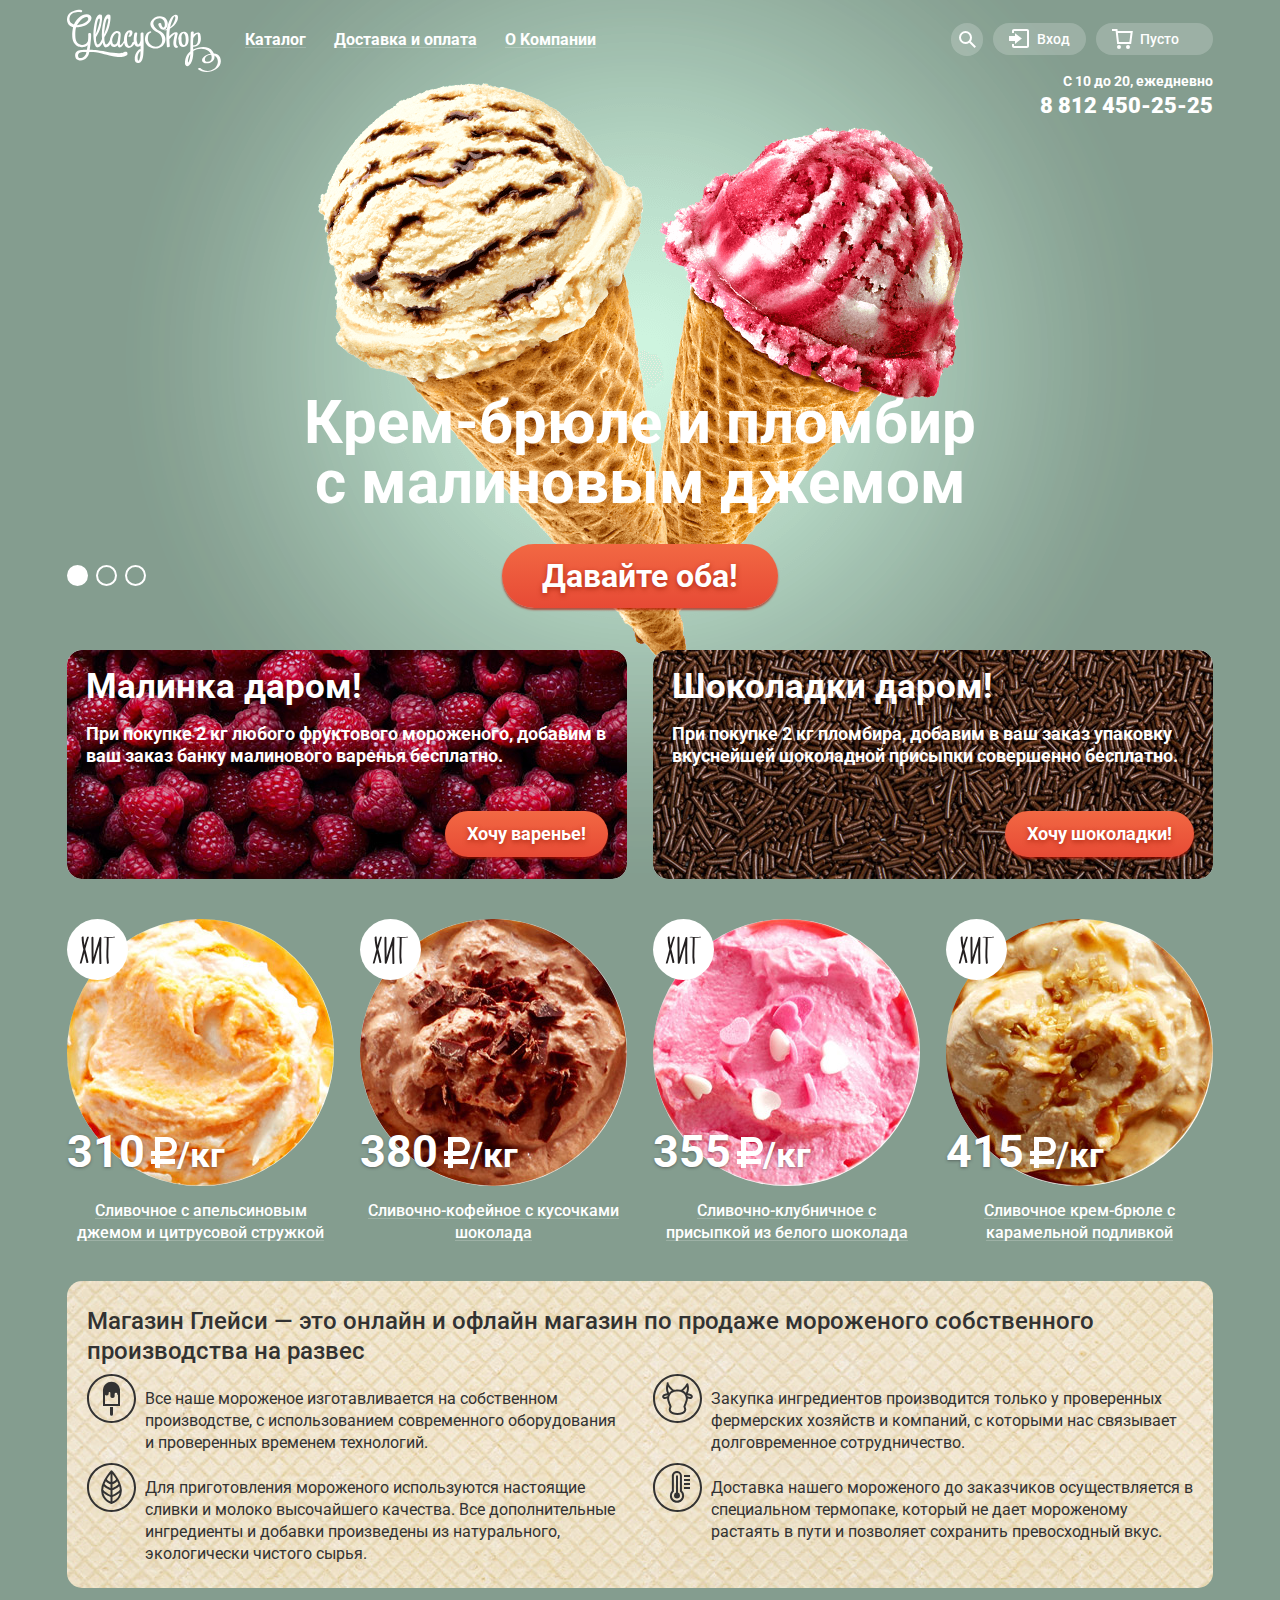
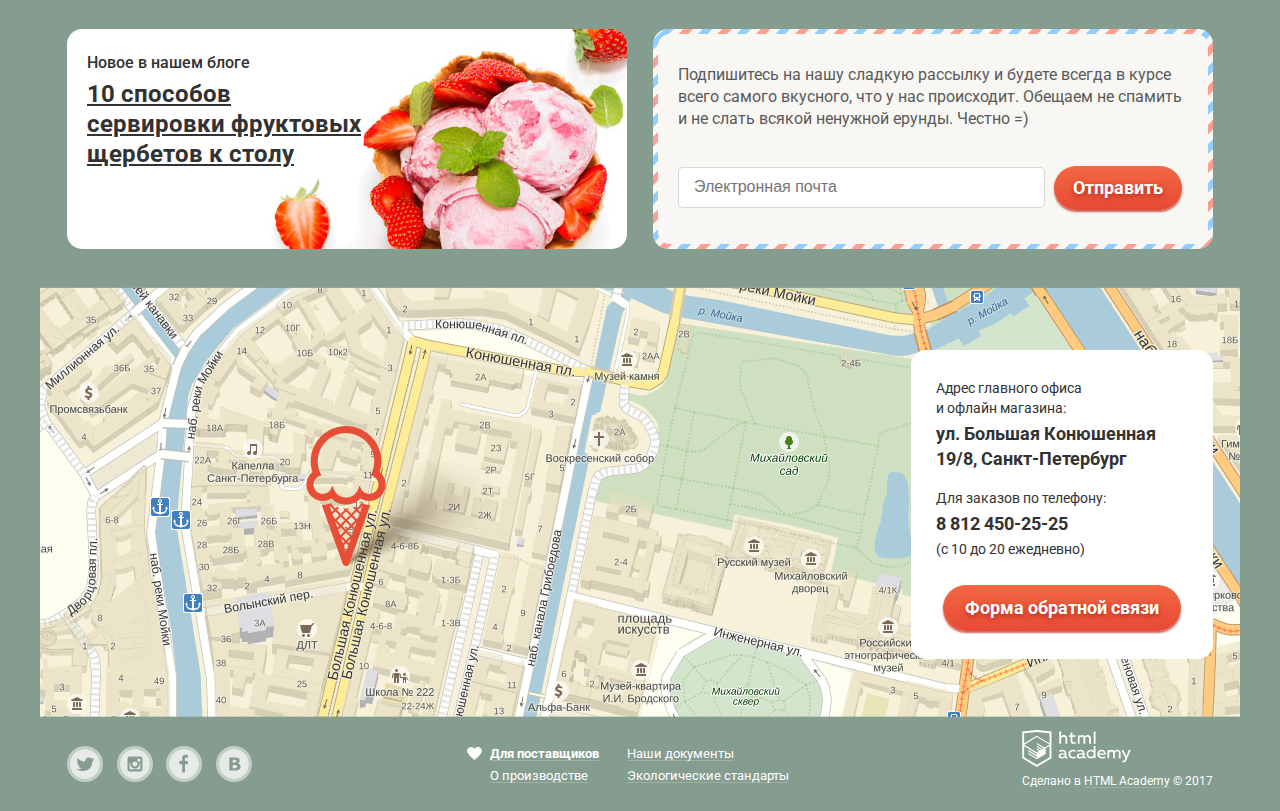
<file: index.html>
<!DOCTYPE html>
<html lang="ru">
  <head>
    <meta charset="utf-8">
    <title>HTML Academy: Глейси</title>
    <link href="https://fonts.googleapis.com/css?family=Roboto:400,500,700&amp;subset=cyrillic" rel="stylesheet">
    <link href="css/normalize.css" rel="stylesheet">
    <link href="css/style.min.css" rel="stylesheet">
  </head>
  <body>
    <div class="overlay">Overlay</div>

    <input class="visually-hidden" type="radio" name="slider-nav" id="slider-nav_1" checked>
    <input class="visually-hidden" type="radio" name="slider-nav" id="slider-nav_2">
    <input class="visually-hidden" type="radio" name="slider-nav" id="slider-nav_3">

    <div class="page-wrapper">
      <header class="main-header">
        <div class="container">
          <div class="nav-wrapper">
            <div class="main-logo">
              <a class="main-logo__link">
                <img class="main-logo__img" src="img/logo.svg" width="154" height="64" alt="Логотип магазина «Глейси»">
              </a>
            </div>
            <div class="main-nav-wrapper">
              <nav class="main-nav">
                <ul class="main-nav__list">
                  <li class="main-nav__item">
                    <ul class="sub-nav sub-nav--catalog modal">
                      <li class="sub-nav__item">
                        <a class="sub-nav__link" href="catalog.html">Новинки</a>
                      </li>
                      <li class="sub-nav__item">
                        <a class="sub-nav__link" href="catalog.html">Сливочное</a>
                      </li>
                      <li class="sub-nav__item">
                        <a class="sub-nav__link" href="#">Щербеты</a>
                      </li>
                      <li class="sub-nav__item">
                        <a class="sub-nav__link" href="#">Фруктовый лед</a>
                      </li>
                      <li class="sub-nav__item">
                        <a class="sub-nav__link" href="#">Мелорин</a>
                      </li>
                    </ul>
                    <a class="nav-link nav-link--catalog" href="catalog.html">
                      <span class="link-line">Каталог</span>
                    </a>
                  </li>
                  <li class="main-nav__item">
                    <a class="nav-link" href="delivery.html">
                      <span class="link-line">Доставка и оплата</span>
                    </a>
                  </li>
                  <li class="main-nav__item">
                    <a class="nav-link" href="info.html">
                      <span class="link-line">О Kомпании</span>
                    </a>
                  </li>
                </ul>
              </nav>
              <div class="user-nav">
                <ul class="user-nav__list">
                  <li class="user-nav__item user-nav__item--search">
                    <section class="modal modal-search">
                      <h2 class="visually-hidden">Форма поиска</h2>
                      <form class="modal-search__form" action="https://echo.htmlacademy.ru" method="post">
                        <p class="modal-form__wrap">
                          <input class="modal-search__input" type="text" id="modal-search" name="modal-search" placeholder="Что ищем?">
                          <label class="jump_label" for="modal-search">Что ищем?</label>
                        </p>
                      </form>
                    </section>
                    <button class="btn user-link user-link--search" type="button">
                      <span class="visually-hidden">Поиск</span>
                      <svg class="user-link__svg" xmlns="http://www.w3.org/2000/svg" xmlns:xlink="http://www.w3.org/1999/xlink" width="17" height="17" viewBox="0 0 17 17">
                        <path d="M16.958 15.527L11.75 10.32A6.455 6.455 0 0 0 13 6.5 6.5 6.5 0 1 0 6.5 13a6.465 6.465 0 0 0 3.839-1.263l5.205 5.204 1.414-1.414zM6.5 11C4.019 11 2 8.981 2 6.5S4.019 2 6.5 2 11 4.019 11 6.5 8.981 11 6.5 11z"/>
                      </svg>
                    </button>
                  </li>
                  <li class="user-nav__item user-nav__item--login">
                    <section class="modal modal-login">
                      <h2 class="visually-hidden">Личный кабинет</h2>
                      <form class="modal-login__form" action="https://echo.htmlacademy.ru" method="post">
                        <p class="modal-form__wrap">
                          <input class="modal-login__name" type="text" id="login-name" name="login-name" placeholder="Электронная почта">
                          <label class="jump_label" for="login-name">Электронная почта</label>
                        </p>
                        <p class="modal-form__wrap">
                          <input class="modal-login__password" type="password" id="login-password" name="login-password" placeholder="Пароль">
                          <label class="jump_label" for="login-password">Пароль</label>
                        </p>
                        <div class="modal-login__info">
                          <p class="modal-login__wrap">
                            <a class="modal-login__link" href="#">
                              <span class="link-line link-line--modal">Забыли пароль?</span>
                            </a>
                            <a class="modal-login__link" href="#">
                              <span class="link-line link-line--modal">Новая регистрация</span>
                            </a>
                          </p>
                          <button class="btn btn--orange btn--modal" type="submit">Войти</button>
                        </div>
                      </form>
                    </section>
                    <a class="user-link user-link--login" href="login.html">
                      <svg class="user-link__svg" xmlns="http://www.w3.org/2000/svg" xmlns:xlink="http://www.w3.org/1999/xlink" width="21" height="19" viewBox="0 0 21 19">
                        <path d="M6 14.875L12.917 9.5 6 4.125v2.917H-.042v4.917H6z"/>
                        <path d="M18 0H5C3.9 0 3 .9 3 2v2h2V2h13v15H5v-2H3v2c0 1.1.9 2 2 2h13c1.1 0 2-.9 2-2V2c0-1.1-.9-2-2-2z"/>
                      </svg>
                      <span>Вход</span>
                    </a>
                  </li >
                  <li class="user-nav__item">
                    <a class="user-link user-link--cart" href="cart.html">
                      <svg class="user-link__svg" xmlns="http://www.w3.org/2000/svg" width="21" height="20" viewBox="0 0 21 20">
                        <path d="M5.657 2.031L5.422 0H0v2h3.64l1.5 13h13.988l1.699-12.969H5.657zM17.372 13H6.922L5.888 4.031h12.66L17.372 13z"/>
                        <circle cx="6.984" cy="18" r="2"/>
                        <circle cx="15.984" cy="18" r="2"/>
                      </svg>
                      <span>Пусто</span>
                    </a>
                  </li>
                </ul>
              </div>
            </div>
          </div>
          <section class="header-phones">
            <h2 class="visually-hidden">Телефон для заказа</h2>
            <p class="header-phones__info">
              С 10 до 20, ежедневно<br>
              <b>8 812 450-25-25</b>
            </p>
          </section>
        </div>
      </header>

      <main class="main-container">
        <div class="container">
          <h1 class="visually-hidden">Магазин мороженого «Глейси»</h1>
          <section class="main-slider">
            <h2 class="visually-hidden">Выберите мороженое!</h2>
            <ul class="main-slider__list">
              <li class="main-slider__item" id="slide1">
                <h3 class="main-slider__title">Крем-брюле и пломбир с малиновым джемом</h3>
                <a class="btn btn--orange btn--big" href="#">Давайте оба!</a>
              </li>
              <li class="main-slider__item" id="slide2">
                <h3 class="main-slider__title">Шоколадный пломбир и лимонный сорбет</h3>
                <a class="btn btn--orange btn--big" href="#">Давайте оба!</a>
              </li>
              <li class="main-slider__item" id="slide3">
                <h3 class="main-slider__title">Пломбир с помадкой и клубничный щербет</h3>
                <a class="btn btn--orange btn--big" href="#">Давайте оба!</a>
              </li>
              <li class="main-slider__controls">
                <label class="main-slider__label" for="slider-nav_1"></label>
                <label class="main-slider__label" for="slider-nav_2"></label>
                <label class="main-slider__label" for="slider-nav_3"></label>
              </li>
            </ul>
          </section>

          <section class="main-promo">
            <h2 class="visually-hidden">Акции и скидки</h2>
            <ul class="main-promo__list">
              <li class="main-promo__item main-promo__item--raspberry">
                <h3 class="main-promo__title">Малинка даром!</h3>
                <p class="main-promo__info">
                  При покупке 2 кг любого фруктового мороженого, добавим в ваш заказ банку малинового варенья бесплатно.
                </p>
                <div class="btn-wrapper btn-wrapper--right">
                  <a class="btn btn--orange" href="#">Хочу варенье!</a>
                </div>
              </li>
              <li class="main-promo__item main-promo__item--chocolate">
                <h3 class="main-promo__title">Шоколадки даром!</h3>
                <p class="main-promo__info">
                  При покупке 2 кг пломбира, добавим в ваш заказ упаковку вкуснейшей шоколадной присыпки совершенно бесплатно.
                </p>
                <div class="btn-wrapper btn-wrapper--right">
                  <a class="btn btn--orange" href="#">Хочу шоколадки!</a>
                </div>
              </li>
            </ul>
          </section>

          <section class="main-popular">
            <h2 class="visually-hidden">Популярные вкусы</h2>
            <ul class="goods-list">
              <li class="goods-list__item goods-list__item--hit">
                <img class="goods-list__img" src="img/ice_1.jpg" width="267" height="267" alt="мороженое">
                <p class="goods-list__price">310
                  <span class="goods-list__kg">/кг</span>
                </p>
                <a class="goods-list__link" href="#">
                  <span class="link-line">Сливочное с апельсиновым джемом и цитрусовой стружкой
                  </span>
                </a>
                <div class="goods-list__btn">
                  <a class="btn btn--orange btn--small" href="#">Быстрый просмотр</a>
                </div>
              </li>
              <li class="goods-list__item goods-list__item--hit">
                <img class="goods-list__img" src="img/ice_2.jpg" width="267" height="267" alt="мороженое">
                <p class="goods-list__price">380
                  <span class="goods-list__kg">/кг</span>
                </p>
                <a class="goods-list__link" href="#">
                  <span class="link-line">Сливочно-кофейное с кусочками шоколада
                  </span>
                </a>
                <div class="goods-list__btn">
                  <a class="btn btn--orange btn--small" href="#">Быстрый просмотр</a>
                </div>
              </li>
              <li class="goods-list__item goods-list__item--hit">
                <img class="goods-list__img" src="img/ice_3.jpg" width="267" height="267" alt="мороженое">
                <p class="goods-list__price">355
                  <span class="goods-list__kg">/кг</span>
                </p>
                <a class="goods-list__link" href="#">
                  <span class="link-line">Сливочно-клубничное с присыпкой из белого шоколада
                  </span>
                </a>
                <div class="goods-list__btn">
                  <a class="btn btn--orange btn--small" href="#">Быстрый просмотр</a>
                </div>
              </li>
              <li class="goods-list__item goods-list__item--hit">
                <img class="goods-list__img" src="img/ice_4.jpg" width="267" height="267" alt="мороженое">
                <p class="goods-list__price">415
                  <span class="goods-list__kg">/кг</span>
                </p>
                <a class="goods-list__link" href="#">
                  <span class="link-line">Сливочное крем-брюле с карамельной подливкой</span>
                </a>
                <div class="goods-list__btn">
                  <a class="btn btn--orange btn--small" href="#">Быстрый просмотр</a>
                </div>
              </li>
            </ul>
          </section>

          <section class="features">
            <h2 class="visually-hidden">Наши преимущества</h2>
            <p class="features__title">Магазин Глейси — это онлайн и офлайн магазин по продаже мороженого собственного производства на развес</p>
            <ul class="features__list">
              <li class="features__item">
                <p class="features__info features__info--img_1">
                  Все наше мороженое изготавливается на собственном производстве, с использованием современного оборудования и проверенных временем технологий.
                </p>
              </li>
              <li class="features__item">
                <p class="features__info features__info--img_2">
                  Закупка ингредиентов  производится только у проверенных фермерских хозяйств и компаний, с которыми нас связывает долговременное сотрудничество.
                </p>
              </li>
              <li class="features__item">
                <p class="features__info  features__info--img_3">
                  Для приготовления мороженого используются настоящие сливки и молоко высочайшего качества. Все дополнительные ингредиенты и добавки произведены из натурального, экологически чистого сырья.
                </p>
              </li>
              <li class="features__item">
                <p class="features__info features__info--img_4">
                  Доставка нашего мороженого до заказчиков осуществляется в специальном термопаке, который не дает мороженому растаять в пути и позволяет сохранить превосходный вкус.
                </p>
              </li>
            </ul>
          </section>

          <div class="section-wrapper">
            <article class="gllasy-blog">
              <h2 class="visually-hidden">Блог магазина «Глейси»</h2>
              <p class="gllasy-blog__info">
                <span class="gllasy-blog__title">Новое в нашем блоге</span>
                <a class="gllasy-blog__link" href="blog.html">
                  10 способов сервировки фруктовых щербетов к столу
                </a>
              </p>
            </article>

            <section class="subscribe">
              <h2 class="visually-hidden">Оформить подписку</h2>
              <div class="subscribe__wrapper">
                <p class="subscribe__info">
                  Подпишитесь на нашу сладкую рассылку и будете всегда в курсе всего самого вкусного, что у нас происходит. Обещаем не спамить и не слать всякой ненужной ерунды. Честно =)
                </p>
                <form class="subscribe__form" action="https://echo.htmlacademy.ru" method="post">
                  <p class="modal-form__wrap">
                    <input class="subscribe__input" type="text" id="subscribe-email" name="subscribe-email"  placeholder="Электронная почта">
                    <label class="jump_label" for="subscribe-email">Электронная почта</label>
                    <button class="btn btn--orange btn--sub" type="submit">Отправить</button>
                  </p>
                </form>
              </div>
            </section>
          </div>

        </div>
      </main>


      <section class="main-map">
        <h2 class="visually-hidden">Как нас найти</h2>
        <div id="map" class="map"></div>
        <div class="map-wrapper">
          <div class="container">
            <div class="feedback">
              <p class="feedback__info">
                Адрес главного офиса<br>
                и офлайн магазина:
                <b>ул. Большая Конюшенная 19/8, Санкт-Петербург</b>
              </p>
              <p class="feedback__info">
                Для заказов по телефону:
                <b>8 812 450-25-25</b>
                (с 10 до 20 ежедневно)
              </p>
              <a class="feedback__btn btn btn--orange" href="#">Форма обратной связи</a>
            </div>
          </div>
        </div>
      </section>

      <footer class="main-footer">
        <div class="container">
          <div class="footer-social">
            <ul class="footer-social__list">
              <li class="footer-social__item footer-social__item--tw">
                <a class="social-button" href="#">
                  <span class="visually-hidden">Твиттер</span>
                  <svg class="footer-social__svg" xmlns="http://www.w3.org/2000/svg" width="32" height="32" viewBox="0 0 32 32">
                    <path d="M16 0C7.164 0 0 7.164 0 16c0 8.837 7.164 16 16 16 8.837 0 16-7.163 16-16 0-8.836-7.163-16-16-16zm7.944 12.809c-.251 6.516-3.463 10.832-10.992 10.702h-.486c-.447 0-4.543-.443-5.344-1.823 2.479.19 4.247-.406 5.12-1.136-1.048-.289-2.923-.461-3.251-2.848.384.104.618.221 1.299.113-1.307-.824-2.758-1.519-2.679-3.643.311.317 1.164.518 1.46.457-.768-.233-2.149-3.244-.974-4.781 1.984 1.79 4.075 3.482 7.804 3.643.227-2.214 1.24-3.699 3.168-4.325 1.84-.479 3.255.26 3.901 1.138.737-.224 1.453-.466 2.193-.685-.004.833-.569 1.463-.935 1.709.747.165 1.423-.475 1.423-.475-.184.963-1.094 1.725-1.707 1.954z"/>
                  </svg>
                </a>
              </li>
              <li class="footer-social__item footer-social__item--inst">
                <a class="social-button" href="#">
                  <span class="visually-hidden">Инстаграм</span>
                  <svg class="footer-social__svg" xmlns="http://www.w3.org/2000/svg" width="30" height="30" viewBox="0 0 32 32">
                    <path d="M20.916 16a4.938 4.938 0 1 1-9.877 0c0-.394.051-.773.138-1.14h-.897v6.838h11.396V14.86h-.897c.086.367.137.746.137 1.14z"/>
                    <path d="M15.978 18.659c1.466 0 2.659-1.193 2.659-2.659s-1.193-2.659-2.659-2.659c-1.466 0-2.659 1.193-2.659 2.659s1.192 2.659 2.659 2.659zM18.637 10.302h3.039v3.039h-3.039z"/>
                    <path d="M16 0C7.164 0 0 7.164 0 16c0 8.837 7.164 16 16 16 8.837 0 16-7.163 16-16 0-8.836-7.163-16-16-16zm7.955 21.698a2.285 2.285 0 0 1-2.279 2.279H10.279A2.285 2.285 0 0 1 8 21.698V10.302a2.286 2.286 0 0 1 2.279-2.279h11.396a2.286 2.286 0 0 1 2.279 2.279v11.396z"/>
                  </svg>
                </a>
              </li>
              <li class="footer-social__item footer-social__item--fb">
                <a class="social-button" href="#">
                  <span class="visually-hidden">Фейсбук</span>
                  <svg class="footer-social__svg" xmlns="http://www.w3.org/2000/svg" width="30" height="30" viewBox="0 0 32 32">
                    <path d="M16 0C7.164 0 0 7.163 0 16s7.164 16 16 16c8.837 0 16-7.164 16-16S24.837 0 16 0zm4.062 9.455h-3.021v3.444h3.021v3.445h-3.021v8.61H14.02v-8.61H11v-3.445h3.021V9.455c0-1.902 1.353-3.445 3.021-3.445h3.021v3.445z"/>
                  </svg>
                </a>
              </li>
              <li class="footer-social__item footer-social__item--vk">
                <a class="social-button" href="#">
                  <span class="visually-hidden">Вконтакте</span>
                  <svg class="footer-social__svg" xmlns="http://www.w3.org/2000/svg" width="30" height="30" viewBox="0 0 32 32">
                    <path d="M16.637 14.495c.402-.019.719-.082.951-.188.326-.145.54-.33.641-.559.101-.229.15-.496.15-.797 0-.232-.058-.465-.174-.697-.116-.232-.322-.405-.617-.517-.264-.1-.592-.155-.984-.165a76.242 76.242 0 0 0-1.652-.014h-.339v2.965h.565c.571 0 1.057-.009 1.459-.028zM18.118 17.084c-.282-.081-.672-.125-1.166-.132a127.97 127.97 0 0 0-1.55-.009h-.79v3.493h.264c1.014 0 1.74-.003 2.18-.009a3.2 3.2 0 0 0 1.212-.245c.377-.157.633-.364.774-.625s.214-.562.214-.9c0-.446-.088-.788-.261-1.03-.17-.241-.464-.423-.877-.543z"/>
                    <path d="M16 0C7.164 0 0 7.164 0 16c0 8.837 7.164 16 16 16 8.837 0 16-7.163 16-16 0-8.836-7.163-16-16-16zm6.602 20.531a3.73 3.73 0 0 1-1.124 1.327c-.552.415-1.161.71-1.823.886s-1.501.264-2.519.264h-6.121V8.987h5.443c1.13 0 1.957.038 2.48.113a5.126 5.126 0 0 1 1.561.5c.533.27.929.632 1.189 1.087.26.455.392.975.392 1.558 0 .678-.179 1.278-.536 1.795-.358.518-.863.92-1.517 1.208v.075c.917.182 1.642.559 2.179 1.13.537.571.807 1.325.807 2.261 0 .678-.138 1.283-.411 1.817z"/>
                  </svg>
                </a>
              </li>
            </ul>
          </div>
          <div class="footer-nav">
            <ul class="footer-nav__list">
              <li class="footer-nav__item footer-nav__item--heart">
                <a class="footer-nav__link link-line" href="#"><b>Для поставщиков</b></a>
              </li>
              <li class="footer-nav__item">
                <a class="footer-nav__link link-line" href="#">О производстве</a>
              </li>
            </ul>
            <ul class="footer-nav__list">
              <li class="footer-nav__item">
                <a class="footer-nav__link link-line" href="#">Наши документы</a>
              </li>
              <li class="footer-nav__item">
                <a class="footer-nav__link link-line" href="#">Экологические стандарты</a>
              </li>
            </ul>
          </div>
          <div class="footer-copyright">
            <a class="footer-copyright__logo" href="https://htmlacademy.ru/intensive/htmlcss">
              <img class="footer-copyright__img" src="img/logo-htmlacademy.svg" width="109" height="37" alt="html academy">
            </a>
            <p class="footer-copyright__info">
              Сделано в
              <a class="footer-copyright__link link-line" href="https://htmlacademy.ru/intensive/htmlcss">HTML Academy</a>
              © 2017
            </p>
          </div>
        </div>
      </footer>
    </div>

  <section class="modal modal-feedback">
    <h2 class="visually-hidden">Форма обратной связи</h2>
    <p class="modal-feedback__title">Мы обязательно вам ответим!</p>
    <form class="modal-feedback__form" action="https://echo.htmlacademy.ru" method="post">
      <p class="modal-form__wrap">
        <input class="modal-feedback__name" type="text" id="feedback-name" name="feedback-name" placeholder="Как вас зовут?">
        <label class="jump_label" for="feedback-name">Как вас зовут?</label>
      </p>
      <p class="modal-form__wrap">
        <input class="modal-feedback__email" type="text" id="feedback-email" name="feedback-email" placeholder="Ваша почта для ответа?">
        <label class="jump_label" for="feedback-email">Ваша почта для ответа?</label>
      </p>
      <p class="modal-form__wrap">
        <textarea class="modal-feedback__text" id="feedback-text" name="feedback-text" placeholder="Напишите что-нибудь..."></textarea>
        <label class="jump_label" for="feedback-text">Напишите что-нибудь</label>
      </p>
      <p class="modal-form__wrap modal-form__wrap--btn">
        <button class="btn btn--orange" type="submit">Отправить</button>
      </p>
    </form>
    <button class="modal-close" type="button">Закрыть</button>
  </section>

  <script src="//api-maps.yandex.ru/2.1/?lang=ru_RU" type="text/javascript"></script>
  <script src="js/script.min.js"></script>
  </body>
</html>
</file>
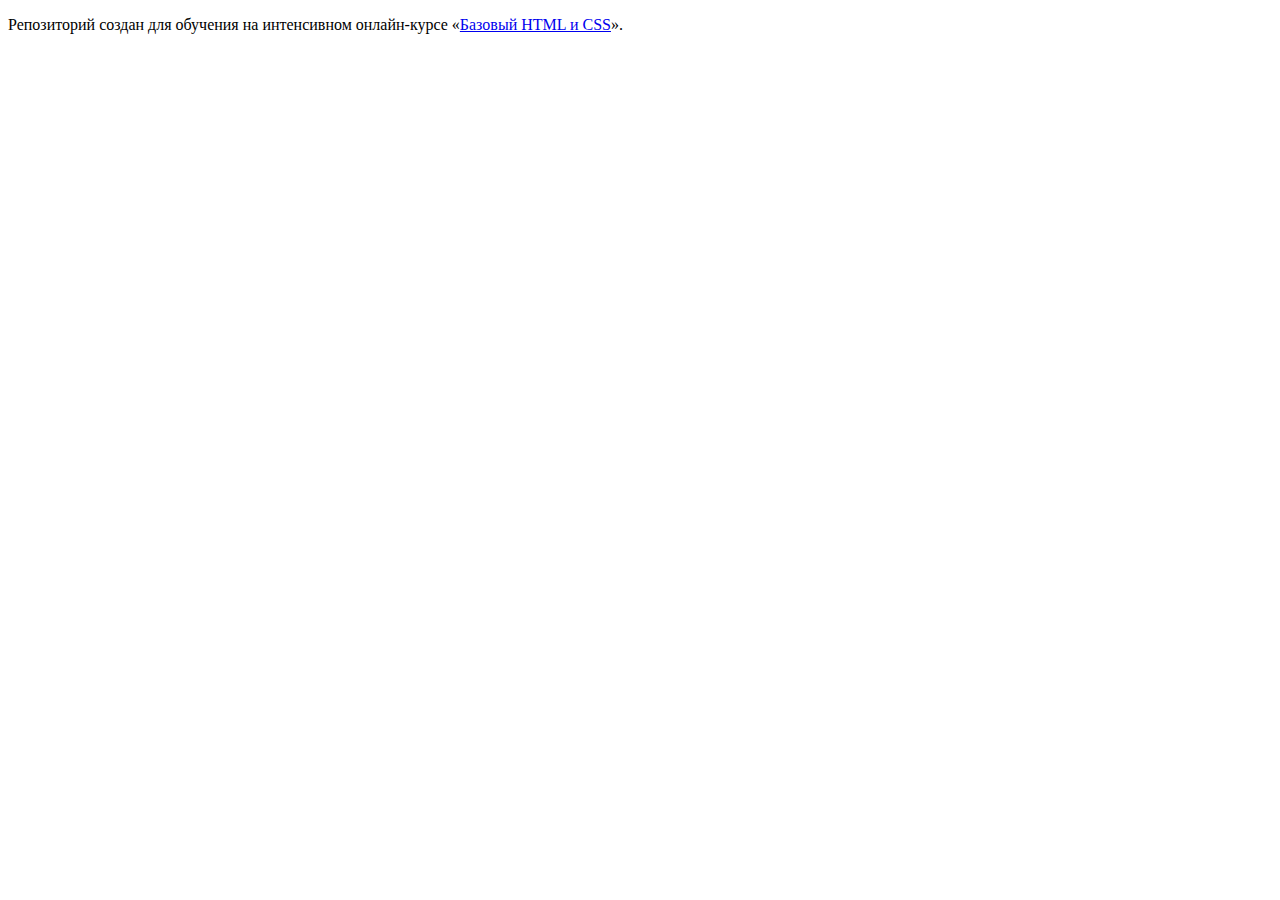
<file: master/index.html>
<!DOCTYPE html>
<html lang="ru">
  <head>
    <meta charset="utf-8">
    <title>HTML Academy: Глейси</title>
    <base href="https://htmlacademy-htmlcss.github.io/290591-gllacy/master/">
</head>
  <body>

    <p>Репозиторий создан для обучения на интенсивном онлайн‑курсе «<a href="https://htmlacademy.ru/intensive/htmlcss">Базовый HTML и CSS</a>».</p>

  </body>
</html>
</file>
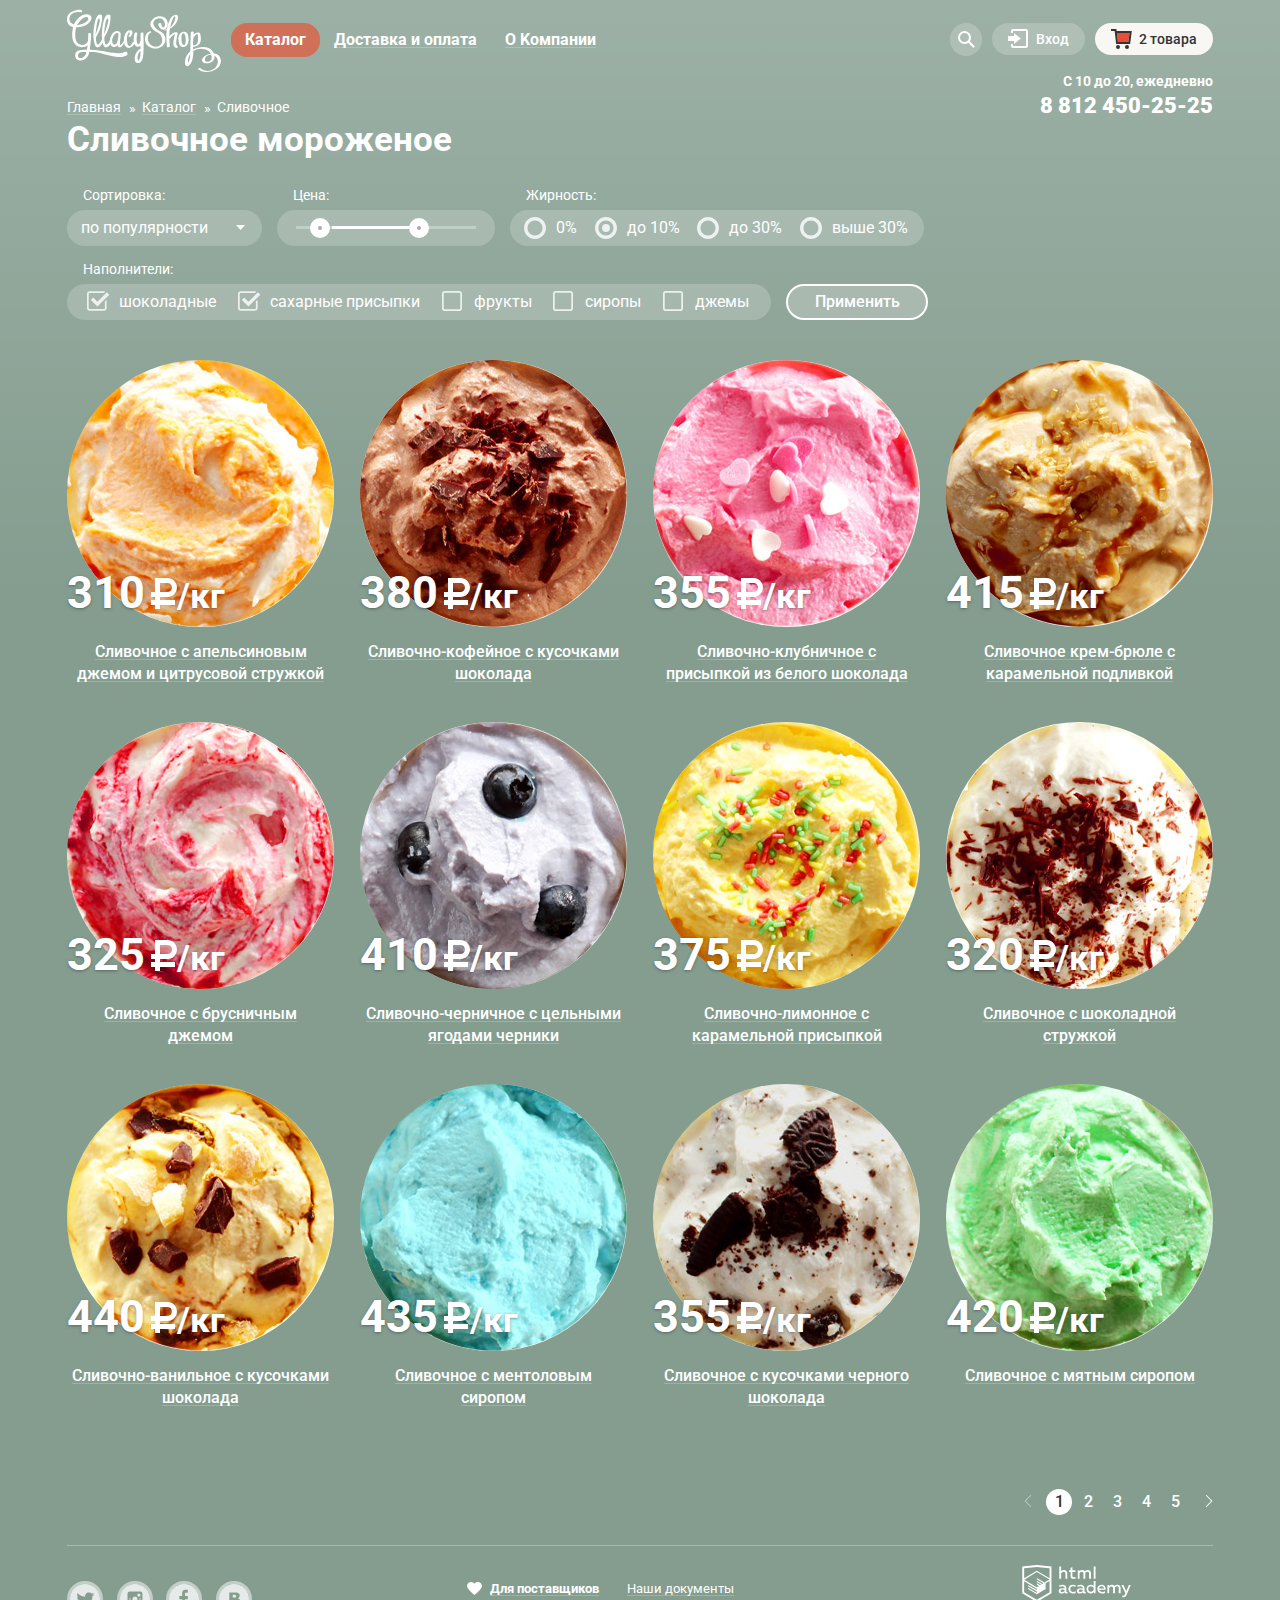
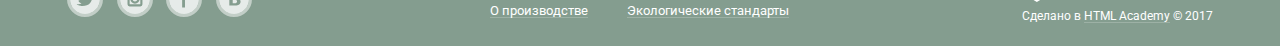
<file: catalog.html>
<!DOCTYPE html>
<html lang="ru">
  <head>
    <meta charset="utf-8">
    <title>HTML Academy: Глейси</title>
    <link href="https://fonts.googleapis.com/css?family=Roboto:400,500,700&amp;subset=cyrillic" rel="stylesheet">
    <link href="css/normalize.css" rel="stylesheet">
    <link href="css/style.min.css" rel="stylesheet">
  </head>
  <body class="body-catalog">
    <div class="catalog-wrapper">
      <header class="main-header">
        <div class="container">
          <div class="nav-wrapper">
            <div class="main-logo">
              <a class="main-logo__link" href="index.html">
                <img class="main-logo__img" src="img/logo.svg" width="154" height="64" alt="Логотип магазина «Глейси»">
              </a>
            </div>
            <div class="main-nav-wrapper">
              <nav class="main-nav">
                <ul class="main-nav__list">
                  <li class="main-nav__item">
                    <ul class="sub-nav sub-nav--catalog sub-nav--current modal">
                      <li class="sub-nav__item">
                        <a class="sub-nav__link" href="catalog.html">Новинки</a>
                      </li>
                      <li class="sub-nav__item sub-nav__item--current">
                        <a class="sub-nav__link">Сливочное</a>
                      </li>
                      <li class="sub-nav__item">
                        <a class="sub-nav__link" href="#">Щербеты</a>
                      </li>
                      <li class="sub-nav__item">
                        <a class="sub-nav__link" href="#">Фруктовый лед</a>
                      </li>
                      <li class="sub-nav__item">
                        <a class="sub-nav__link" href="#">Мелорин</a>
                      </li>
                    </ul>
                    <a class="nav-link nav-link--catalog nav-link--current" href="catalog.html">
                      <span class="link-line">Каталог</span>
                    </a>
                  </li>
                  <li class="main-nav__item">
                    <a class="nav-link" href="delivery.html">
                      <span class="link-line">Доставка и оплата</span>
                    </a>
                  </li>
                  <li class="main-nav__item">
                    <a class="nav-link" href="info.html">
                      <span class="link-line">О Kомпании</span>
                    </a>
                  </li>
                </ul>
              </nav>
              <div class="user-nav">
                <ul class="user-nav__list">
                  <li class="user-nav__item user-nav__item--search">
                    <section class="modal modal-search">
                      <h2 class="visually-hidden">Форма поиска</h2>
                      <form class="modal-search__form" action="https://echo.htmlacademy.ru" method="post">
                        <p class="modal-form__wrap">
                          <input class="modal-search__input" type="text" id="modal-search" name="modal-search" placeholder="Что ищем?">
                          <label class="jump_label" for="modal-search">Что ищем?</label>
                        </p>
                      </form>
                    </section>
                    <button class="btn user-link user-link--search" type="button">
                      <span class="visually-hidden">Поиск</span>
                      <svg class="user-link__svg" xmlns="http://www.w3.org/2000/svg" xmlns:xlink="http://www.w3.org/1999/xlink" width="17" height="17" viewBox="0 0 17 17">
                        <path d="M16.958 15.527L11.75 10.32A6.455 6.455 0 0 0 13 6.5 6.5 6.5 0 1 0 6.5 13a6.465 6.465 0 0 0 3.839-1.263l5.205 5.204 1.414-1.414zM6.5 11C4.019 11 2 8.981 2 6.5S4.019 2 6.5 2 11 4.019 11 6.5 8.981 11 6.5 11z"/>
                      </svg>
                    </button>
                  </li>
                  <li class="user-nav__item user-nav__item--login">
                    <section class="modal modal-login">
                      <h2 class="visually-hidden">Личный кабинет</h2>
                      <form class="modal-login__form" action="https://echo.htmlacademy.ru" method="post">
                        <p class="modal-form__wrap">
                          <input class="modal-login__name" type="text" id="login-name" name="login-name" placeholder="Электронная почта">
                          <label class="jump_label" for="login-name">Электронная почта</label>
                        </p>
                        <p class="modal-form__wrap">
                          <input class="modal-login__password" type="password" id="login-password" name="login-password" placeholder="Пароль">
                          <label class="jump_label" for="login-password">Пароль</label>
                        </p>
                        <div class="modal-login__info">
                          <p class="modal-login__wrap">
                            <a class="modal-login__link" href="#">
                              <span class="link-line link-line--modal">Забыли пароль?</span>
                            </a>
                            <a class="modal-login__link" href="#">
                              <span class="link-line link-line--modal">Новая регистрация</span>
                            </a>
                          </p>
                          <button class="btn btn--orange btn--modal" type="submit">Войти</button>
                        </div>
                      </form>
                    </section>
                    <a class="user-link user-link--login" href="login.html">
                      <svg class="user-link__svg" xmlns="http://www.w3.org/2000/svg" xmlns:xlink="http://www.w3.org/1999/xlink" width="21" height="19" viewBox="0 0 21 19">
                        <path d="M6 14.875L12.917 9.5 6 4.125v2.917H-.042v4.917H6z"/>
                        <path d="M18 0H5C3.9 0 3 .9 3 2v2h2V2h13v15H5v-2H3v2c0 1.1.9 2 2 2h13c1.1 0 2-.9 2-2V2c0-1.1-.9-2-2-2z"/>
                      </svg>
                      <span>Вход</span>
                    </a>
                  </li >
                  <li class="user-nav__item user-nav__item--cart">
                    <section class="modal modal-cart">
                      <h2 class="visually-hidden">Корзина товаров</h2>
                      <table class="modal-cart__table">
                        <tr class="modal-cart__row modal-cart__row--one">
                          <td class="modal-cart__item modal-cart__item--name modal-cart__item--name1">Пломбир с апельсиновым джемом</td>
                          <td class="modal-cart__item modal-cart__item--mult">1,5 кг х <span class="price--info">200 руб.</span></td>
                          <td class="modal-cart__item modal-cart__item--price">300 руб.</td>
                        </tr>
                        <tr class="modal-cart__row modal-cart__row--two">
                          <td class="modal-cart__item modal-cart__item--name modal-cart__item--name2">Клубничный пломбир с присыпкой  из белого шоколада</td>
                          <td class="modal-cart__item modal-cart__item--mult">1,5 кг х <span class="price--info">300 руб.</span></td>
                          <td class="modal-cart__item modal-cart__item--price">450 руб.</td>
                        </tr>
                      </table>
                      <div class="modal-cart__wrap">
                        <p class="modal-cart__total">Итого: 750 руб.</p>
                        <button class="btn btn--orange btn--small" type="submit">Оформить заказ</button>
                      </div>
                    </section>
                    <a class="user-link user-link--cart user-link--cartfull" href="cart.html">
                      <svg class="user-link__svg" xmlns="http://www.w3.org/2000/svg" width="21" height="20" viewBox="0 0 21 20">
                        <path fill="#E84D37" d="M5.888 4.031L6.922 13h10.45l1.176-8.969z"/>
                        <circle fill="#343434" cx="6.984" cy="18" r="2"/>
                        <circle fill="#343434" cx="15.984" cy="18" r="2"/>
                        <path fill="#343434" d="M5.657 2.031L5.422 0H0v2h3.64l1.5 13h13.988l1.699-12.969H5.657zM17.372 13H6.922L5.888 4.031h12.66L17.372 13z"/>
                      </svg>
                      <span>2 товара</span>
                    </a>
                  </li>
                </ul>
              </div>
            </div>
          </div>
          <section class="header-phones">
            <h2 class="visually-hidden">Телефон для заказа</h2>
            <p class="header-phones__info">
              С 10 до 20, ежедневно<br>
              <b>8 812 450-25-25</b>
            </p>
          </section>
        </div>
      </header>

      <main class="catalog">
        <div class="container">
          <div class="catalog__nav">
            <h1 class="catalog__title">Сливочное мороженое</h1>
            <ul class="breadcrumbs">
              <li class="breadcrumbs__item">
                <a class="breadcrumbs__link" href="index.html">
                  <span class="link-line link-line--bread">Главная</span>
                </a>
              </li>
              <li class="breadcrumbs__item">
                <a class="breadcrumbs__link" href="catalog.html">
                  <span class="link-line link-line--bread">Каталог</span>
                </a>
              </li>
              <li class="breadcrumbs__item">
                <a class="breadcrumbs__link breadcrumbs__link--current" href="#">
                  <span>Сливочное</span>
                </a>
              </li>
            </ul>
          </div>

          <section class="filters">
            <h2 class="visually-hidden">Фильтры товаров</h2>
            <form class="filters__form" action="https://echo.htmlacademy.ru" method="post">
              <div class="filters__bar">
                <div class="filters__wrap filters__wrap--select">
                  <p class="filters__title">Сортировка:</p>
                  <label class="visually-hidden" for="filter-sort">Способ cортировки</label>
                  <select class="filters__sort filters__background" id="filter-sort" name="filter-sort">
                    <option value="sort-pop">по популярности</option>
                    <option value="sort-price">сначала недорогие</option>
                    <option value="sort-price">сначала дорогие</option>
                    <option value="sort-price">по жирности</option>
                  </select>
                  <svg class="select-arrow" xmlns="http://www.w3.org/2000/svg" width="9" height="5" viewBox="0 0 9 5">
                    <path d="M4.5 5L0 0h9z"/>
                  </svg>
                </div>
                <div class="filters__wrap">
                  <p class="filters__title">Цена:</p>
                  <div class="filters__back filters__background">
                    <div class="range-controls">
                      <div class="scale">
                        <div class="bar"></div>
                      </div>
                      <div class="range-toggle range-toggle-min"></div>
                      <div class="range-toggle range-toggle-max"></div>
                    </div>
                  </div>
                </div>
                <div class="filters__wrap">
                  <p class="filters__title">Жирность:</p>
                  <ul class="filters__list filters__list--fat filters__background">
                    <li class="filters__item">
                      <input class="filters__radio visually-hidden" type="radio" id="fat_0" name="filter-fat">
                      <label class="filters__label" for="fat_0">0%</label>
                    </li>
                    <li class="filters__item">
                      <input class="filters__radio visually-hidden" type="radio" id="fat_10" name="filter-fat" checked>
                      <label class="filters__label" for="fat_10">до 10%</label>
                    </li>
                    <li class="filters__item">
                      <input class="filters__radio visually-hidden" type="radio" id="fat_30" name="filter-fat">
                      <label class="filters__label" for="fat_30">до 30%</label>
                    </li>
                    <li class="filters__item">
                      <input class="filters__radio visually-hidden" type="radio" id="fat_40" name="filter-fat">
                      <label class="filters__label" for="fat_40">выше 30%</label>
                    </li>
                  </ul>
                </div>
              </div>
              <div class="filters__bar filters__bar--end">
                <div class="filters__wrap">
                  <p class="filters__title">Наполнители:</p>
                  <ul class="filters__list filters__list--topping filters__background">
                    <li class="filters__item">
                      <input class="filters__topping visually-hidden" type="checkbox" id="top_1" name="filter-top-1" checked>
                      <label class="filters__label" for="top_1">шоколадные</label>
                    </li>
                    <li class="filters__item">
                      <input class="filters__topping visually-hidden" type="checkbox" id="top_2" name="filter-top-2" checked>
                      <label class="filters__label" for="top_2">сахарные присыпки</label>
                    </li>
                    <li class="filters__item">
                      <input class="filters__topping visually-hidden" type="checkbox" id="top_3" name="filter-top-3">
                      <label class="filters__label" for="top_3">фрукты</label>
                    </li>
                    <li class="filters__item">
                      <input class="filters__topping visually-hidden" type="checkbox" id="top_4" name="filter-top-4">
                      <label class="filters__label" for="top_4">сиропы</label>
                    </li>
                    <li class="filters__item">
                      <input class="filters__topping visually-hidden" type="checkbox" id="top_5" name="filter-top-5">
                      <label class="filters__label" for="top_5">джемы</label>
                    </li>
                  </ul>
                </div>
                <button type="submit" class="btn btn--white">Применить</button>
              </div>
            </form>
          </section>

          <section class="goods">
            <h2 class="visually-hidden">Каталог мороженого</h2>
            <ul class="goods-list">
              <li class="goods-list__item">
                <img class="goods-list__img" src="img/ice_1.jpg" width="267" height="267" alt="мороженое">
                <p class="goods-list__price">310
                  <span class="goods-list__kg">/кг</span>
                </p>
                <a class="goods-list__link" href="#">
                  <span class="link-line">Сливочное с апельсиновым джемом и цитрусовой стружкой
                  </span>
                </a>
                <div class="goods-list__btn">
                  <a class="btn btn--orange btn--small" href="#">Быстрый просмотр</a>
                </div>
              </li>
              <li class="goods-list__item">
                <img class="goods-list__img" src="img/ice_2.jpg" width="267" height="267" alt="мороженое">
                <p class="goods-list__price">380
                  <span class="goods-list__kg">/кг</span>
                </p>
                <a class="goods-list__link" href="#">
                  <span class="link-line">Сливочно-кофейное с кусочками шоколада
                  </span>
                </a>
                <div class="goods-list__btn">
                  <a class="btn btn--orange btn--small" href="#">Быстрый просмотр</a>
                </div>
              </li>
              <li class="goods-list__item">
                <img class="goods-list__img" src="img/ice_3.jpg" width="267" height="267" alt="мороженое">
                <p class="goods-list__price">355
                  <span class="goods-list__kg">/кг</span>
                </p>
                <a class="goods-list__link" href="#">
                  <span class="link-line">Сливочно-клубничное с присыпкой из белого шоколада
                  </span>
                </a>
                <div class="goods-list__btn">
                  <a class="btn btn--orange btn--small" href="#">Быстрый просмотр</a>
                </div>
              </li>
              <li class="goods-list__item">
                <img class="goods-list__img" src="img/ice_4.jpg" width="267" height="267" alt="мороженое">
                <p class="goods-list__price">415
                  <span class="goods-list__kg">/кг</span>
                </p>
                <a class="goods-list__link" href="#">
                  <span class="link-line">Сливочное крем-брюле с карамельной подливкой</span>
                </a>
                <div class="goods-list__btn">
                  <a class="btn btn--orange btn--small" href="#">Быстрый просмотр</a>
                </div>
              </li>
              <li class="goods-list__item">
                <img class="goods-list__img" src="img/ice_5.jpg" width="267" height="267" alt="мороженое">
                <p class="goods-list__price">325
                  <span class="goods-list__kg">/кг</span>
                </p>
                <a class="goods-list__link" href="#">
                  <span class="link-line">Сливочное с брусничным джемом</span>
                </a>
                <div class="goods-list__btn">
                  <a class="btn btn--orange btn--small" href="#">Быстрый просмотр</a>
                </div>
              </li>
              <li class="goods-list__item">
                <img class="goods-list__img" src="img/ice_6.jpg" width="267" height="267" alt="мороженое">
                <p class="goods-list__price">410
                  <span class="goods-list__kg">/кг</span>
                </p>
                <a class="goods-list__link" href="#">
                  <span class="link-line">Сливочно-черничное с цельными ягодами черники</span>
                </a>
                <div class="goods-list__btn">
                  <a class="btn btn--orange btn--small" href="#">Быстрый просмотр</a>
                </div>
              </li>
              <li class="goods-list__item">
                <img class="goods-list__img" src="img/ice_7.jpg" width="267" height="267" alt="мороженое">
                <p class="goods-list__price">375
                  <span class="goods-list__kg">/кг</span>
                </p>
                <a class="goods-list__link" href="#">
                  <span class="link-line">Сливочно-лимонное с карамельной присыпкой</span>
                </a>
                <div class="goods-list__btn">
                  <a class="btn btn--orange btn--small" href="#">Быстрый просмотр</a>
                </div>
              </li>
              <li class="goods-list__item">
                <img class="goods-list__img" src="img/ice_8.jpg" width="267" height="267" alt="мороженое">
                <p class="goods-list__price">320
                  <span class="goods-list__kg">/кг</span>
                </p>
                <a class="goods-list__link" href="#">
                  <span class="link-line">Сливочное с шоколадной стружкой</span>
                </a>
                <div class="goods-list__btn">
                  <a class="btn btn--orange btn--small" href="#">Быстрый просмотр</a>
                </div>
              </li>
              <li class="goods-list__item">
                <img class="goods-list__img" src="img/ice_9.jpg" width="267" height="267" alt="мороженое">
                <p class="goods-list__price">440
                  <span class="goods-list__kg">/кг</span>
                </p>
                <a class="goods-list__link" href="#">
                  <span class="link-line">Сливочно-ванильное с кусочками шоколада</span>
                </a>
                <div class="goods-list__btn">
                  <a class="btn btn--orange btn--small" href="#">Быстрый просмотр</a>
                </div>
              </li>
              <li class="goods-list__item">
                <img class="goods-list__img" src="img/ice_10.jpg" width="267" height="267" alt="мороженое">
                <p class="goods-list__price">435
                  <span class="goods-list__kg">/кг</span>
                </p>
                <a class="goods-list__link" href="#">
                  <span class="link-line">Сливочноe с ментоловым сиропом</span>
                </a>
                <div class="goods-list__btn">
                  <a class="btn btn--orange btn--small" href="#">Быстрый просмотр</a>
                </div>
              </li>
              <li class="goods-list__item">
                <img class="goods-list__img" src="img/ice_11.jpg" width="267" height="267" alt="мороженое">
                <p class="goods-list__price">355
                  <span class="goods-list__kg">/кг</span>
                </p>
                <a class="goods-list__link" href="#">
                  <span class="link-line">Сливочное с кусочками черного шоколада</span>
                </a>
                <div class="goods-list__btn">
                  <a class="btn btn--orange btn--small" href="#">Быстрый просмотр</a>
                </div>
              </li>
              <li class="goods-list__item">
                <img class="goods-list__img" src="img/ice_12.jpg" width="267" height="267" alt="мороженое">
                <p class="goods-list__price">420
                  <span class="goods-list__kg">/кг</span>
                </p>
                <a class="goods-list__link" href="#">
                  <span class="link-line">Сливочное с мятным сиропом</span>
                </a>
                <div class="goods-list__btn">
                  <a class="btn btn--orange btn--small" href="#">Быстрый просмотр</a>
                </div>
              </li>
            </ul>
          </section>

          <div class="pagination">
            <ul class="pagination__list">
              <li class="pagination__item">
                <button class="pagination__btn pagination__btn--back pagination__btn--off" type="button">
                  <svg xmlns="http://www.w3.org/2000/svg" width="8" height="12" viewBox="0 0 8 12">
                    <path d="M7.237 5.642L1.729.133a.506.506 0 1 0-.716.716L6.163 6l-5.151 5.15a.507.507 0 0 0 .716.717l5.509-5.509a.504.504 0 0 0 0-.716z"/>
                  </svg>
                  <span class="visually-hidden">Назад</span>
                </button>
              </li>
              <li class="pagination__item pagination__item--current"><a href="#">1</a></li>
              <li class="pagination__item"><a href="#">2</a></li>
              <li class="pagination__item"><a href="#">3</a></li>
              <li class="pagination__item"><a href="#">4</a></li>
              <li class="pagination__item"><a href="#">5</a></li>
              <li class="pagination__item">
                <button class="pagination__btn pagination__btn--next" type="button">
                  <svg xmlns="http://www.w3.org/2000/svg" width="8" height="12" viewBox="0 0 8 12">
                    <path d="M7.237 5.642L1.729.133a.506.506 0 1 0-.716.716L6.163 6l-5.151 5.15a.507.507 0 0 0 .716.717l5.509-5.509a.504.504 0 0 0 0-.716z"/>
                  </svg>
                  <span class="visually-hidden">Вперед</span>
                </button>
              </li>
            </ul>
          </div>
        </div>
      </main>

      <footer class="main-footer">
        <div class="container">
          <div class="footer-social">
            <ul class="footer-social__list">
              <li class="footer-social__item footer-social__item--tw">
                <a class="social-button" href="#">
                  <span class="visually-hidden">Твиттер</span>
                  <svg class="footer-social__svg" xmlns="http://www.w3.org/2000/svg" width="32" height="32" viewBox="0 0 32 32">
                    <path d="M16 0C7.164 0 0 7.164 0 16c0 8.837 7.164 16 16 16 8.837 0 16-7.163 16-16 0-8.836-7.163-16-16-16zm7.944 12.809c-.251 6.516-3.463 10.832-10.992 10.702h-.486c-.447 0-4.543-.443-5.344-1.823 2.479.19 4.247-.406 5.12-1.136-1.048-.289-2.923-.461-3.251-2.848.384.104.618.221 1.299.113-1.307-.824-2.758-1.519-2.679-3.643.311.317 1.164.518 1.46.457-.768-.233-2.149-3.244-.974-4.781 1.984 1.79 4.075 3.482 7.804 3.643.227-2.214 1.24-3.699 3.168-4.325 1.84-.479 3.255.26 3.901 1.138.737-.224 1.453-.466 2.193-.685-.004.833-.569 1.463-.935 1.709.747.165 1.423-.475 1.423-.475-.184.963-1.094 1.725-1.707 1.954z"/>
                  </svg>
                </a>
              </li>
              <li class="footer-social__item footer-social__item--inst">
                <a class="social-button" href="#">
                  <span class="visually-hidden">Инстаграм</span>
                  <svg class="footer-social__svg" xmlns="http://www.w3.org/2000/svg" width="30" height="30" viewBox="0 0 32 32">
                    <path d="M20.916 16a4.938 4.938 0 1 1-9.877 0c0-.394.051-.773.138-1.14h-.897v6.838h11.396V14.86h-.897c.086.367.137.746.137 1.14z"/>
                    <path d="M15.978 18.659c1.466 0 2.659-1.193 2.659-2.659s-1.193-2.659-2.659-2.659c-1.466 0-2.659 1.193-2.659 2.659s1.192 2.659 2.659 2.659zM18.637 10.302h3.039v3.039h-3.039z"/>
                    <path d="M16 0C7.164 0 0 7.164 0 16c0 8.837 7.164 16 16 16 8.837 0 16-7.163 16-16 0-8.836-7.163-16-16-16zm7.955 21.698a2.285 2.285 0 0 1-2.279 2.279H10.279A2.285 2.285 0 0 1 8 21.698V10.302a2.286 2.286 0 0 1 2.279-2.279h11.396a2.286 2.286 0 0 1 2.279 2.279v11.396z"/>
                  </svg>
                </a>
              </li>
              <li class="footer-social__item footer-social__item--fb">
                <a class="social-button" href="#">
                  <span class="visually-hidden">Фейсбук</span>
                  <svg class="footer-social__svg" xmlns="http://www.w3.org/2000/svg" width="30" height="30" viewBox="0 0 32 32">
                    <path d="M16 0C7.164 0 0 7.163 0 16s7.164 16 16 16c8.837 0 16-7.164 16-16S24.837 0 16 0zm4.062 9.455h-3.021v3.444h3.021v3.445h-3.021v8.61H14.02v-8.61H11v-3.445h3.021V9.455c0-1.902 1.353-3.445 3.021-3.445h3.021v3.445z"/>
                  </svg>
                </a>
              </li>
              <li class="footer-social__item footer-social__item--vk">
                <a class="social-button" href="#">
                  <span class="visually-hidden">Вконтакте</span>
                  <svg class="footer-social__svg" xmlns="http://www.w3.org/2000/svg" width="30" height="30" viewBox="0 0 32 32">
                    <path d="M16.637 14.495c.402-.019.719-.082.951-.188.326-.145.54-.33.641-.559.101-.229.15-.496.15-.797 0-.232-.058-.465-.174-.697-.116-.232-.322-.405-.617-.517-.264-.1-.592-.155-.984-.165a76.242 76.242 0 0 0-1.652-.014h-.339v2.965h.565c.571 0 1.057-.009 1.459-.028zM18.118 17.084c-.282-.081-.672-.125-1.166-.132a127.97 127.97 0 0 0-1.55-.009h-.79v3.493h.264c1.014 0 1.74-.003 2.18-.009a3.2 3.2 0 0 0 1.212-.245c.377-.157.633-.364.774-.625s.214-.562.214-.9c0-.446-.088-.788-.261-1.03-.17-.241-.464-.423-.877-.543z"/>
                    <path d="M16 0C7.164 0 0 7.164 0 16c0 8.837 7.164 16 16 16 8.837 0 16-7.163 16-16 0-8.836-7.163-16-16-16zm6.602 20.531a3.73 3.73 0 0 1-1.124 1.327c-.552.415-1.161.71-1.823.886s-1.501.264-2.519.264h-6.121V8.987h5.443c1.13 0 1.957.038 2.48.113a5.126 5.126 0 0 1 1.561.5c.533.27.929.632 1.189 1.087.26.455.392.975.392 1.558 0 .678-.179 1.278-.536 1.795-.358.518-.863.92-1.517 1.208v.075c.917.182 1.642.559 2.179 1.13.537.571.807 1.325.807 2.261 0 .678-.138 1.283-.411 1.817z"/>
                  </svg>
                </a>
              </li>
            </ul>
          </div>
          <div class="footer-nav">
            <ul class="footer-nav__list">
              <li class="footer-nav__item footer-nav__item--heart">
                <a class="footer-nav__link link-line" href="#"><b>Для поставщиков</b></a>
              </li>
              <li class="footer-nav__item">
                <a class="footer-nav__link link-line" href="#">О производстве</a>
              </li>
            </ul>
            <ul class="footer-nav__list">
              <li class="footer-nav__item">
                <a class="footer-nav__link link-line" href="#">Наши документы</a>
              </li>
              <li class="footer-nav__item">
                <a class="footer-nav__link link-line" href="#">Экологические стандарты</a>
              </li>
            </ul>
          </div>
          <div class="footer-copyright">
            <a class="footer-copyright__logo" href="https://htmlacademy.ru/intensive/htmlcss">
              <img class="footer-copyright__img" src="img/logo-htmlacademy.svg" width="109" height="37" alt="html academy">
            </a>
            <p class="footer-copyright__info">
              Сделано в
              <a class="footer-copyright__link link-line" href="https://htmlacademy.ru/intensive/htmlcss">HTML Academy</a>
              © 2017
            </p>
          </div>
        </div>
      </footer>
    </div>
  </body>
</html>
</file>
<file: css/style.min.css>
.page-wrapper,body{min-width:1200px;background-color:#849d8f}body{margin:0;padding:0;font-family:"Roboto","Arial",sans-serif;font-size:16px;line-height:22px;font-weight:400;color:#323232}a{text-decoration:none}.page-wrapper{background-image:url(../img/slide_1.png);background-repeat:no-repeat;background-position:top center}.container{width:1146px;margin:0 auto;padding:0}.visually-hidden:not(:focus):not(:active),input[type=checkbox].visually-hidden,input[type=radio].visually-hidden{position:absolute;width:1px;height:1px;margin:-1px;border:0;padding:0;white-space:nowrap;-webkit-clip-path:inset(100%);clip-path:inset(100%);clip:rect(0 0 0 0);overflow:hidden}.btn{font:inherit;color:#fff;text-decoration:none;text-align:center;vertical-align:middle;border:0}.btn--orange{display:inline-block;padding:11px 22px;font-size:18px;line-height:24px;font-weight:700;text-shadow:0 2px 5px rgba(160,32,11,.76);background-color:#e74a35;background:-webkit-gradient(linear,left top,left bottom,from(#f26843),to(#e74a35));background:-webkit-linear-gradient(top,#f26843 0%,#e74a35 100%);background:-o-linear-gradient(top,#f26843 0%,#e74a35 100%);background:linear-gradient(to bottom,#f26843 0%,#e74a35 100%);border-radius:23px;-webkit-box-shadow:0 2px 2px rgba(172,16,0,.64);box-shadow:0 2px 2px rgba(172,16,0,.64)}.btn--orange:focus,.btn--orange:hover{background:-webkit-gradient(linear,left top,left bottom,from(#f58669),to(#ec6f5e));background:-webkit-linear-gradient(top,#f58669 0%,#ec6f5e 100%);background:-o-linear-gradient(top,#f58669 0%,#ec6f5e 100%);background:linear-gradient(to bottom,#f58669 0%,#ec6f5e 100%);-webkit-box-shadow:0 2px 2px #ac1000;box-shadow:0 2px 2px #ac1000}.btn--orange:active{background:-webkit-gradient(linear,left top,left bottom,from(#d84732),to(#e1613e));background:-webkit-linear-gradient(top,#d84732 0%,#e1613e 100%);background:-o-linear-gradient(top,#d84732 0%,#e1613e 100%);background:linear-gradient(to bottom,#d84732 0%,#e1613e 100%);-webkit-box-shadow:inset 0 2px 2px #ac1000;box-shadow:inset 0 2px 2px #ac1000}.btn--big{padding:10px 40px;font-size:32px;line-height:44px;border-radius:32px}.btn--small{padding:10px 15px}.btn--sub{padding:10px 19px}.btn--modal{padding:11px 23px;height:44px;border-radius:20px}.btn--white{width:142px;height:36px;font-weight:500;background-color:#a9b9af;border:2px solid #fff;-webkit-box-sizing:border-box;box-sizing:border-box;border-radius:18px}.btn--white:focus,.btn--white:hover{color:#323232;background-color:#fff}.btn--white:active{background-color:#eaeaea;border:0;-webkit-box-shadow:inset 0 2px 1px #696969;box-shadow:inset 0 2px 1px #696969}.link-line{background-image:-webkit-gradient(linear,left top,right top,from(rgba(255,255,255,.2)),to(rgba(255,255,255,.2)));background-image:-webkit-linear-gradient(left,rgba(255,255,255,.2),rgba(255,255,255,.2));background-image:-o-linear-gradient(left,rgba(255,255,255,.2),rgba(255,255,255,.2));background-image:linear-gradient(to right,rgba(255,255,255,.2),rgba(255,255,255,.2));background-position:0 97%;background-size:100% 1px;background-repeat:repeat-x}.link-line--bread{background-position:0 100%}.link-line--modal{background-image:-webkit-gradient(linear,left top,right top,from(rgba(50,50,50,.3)),to(rgba(50,50,50,.3)));background-image:-webkit-linear-gradient(left,rgba(50,50,50,.3),rgba(50,50,50,.3));background-image:-o-linear-gradient(left,rgba(50,50,50,.3),rgba(50,50,50,.3));background-image:linear-gradient(to right,rgba(50,50,50,.3),rgba(50,50,50,.3))}.main-header .container,.nav-wrapper{display:-webkit-box;display:-ms-flexbox;display:flex;-webkit-box-orient:vertical;-webkit-box-direction:normal;-ms-flex-direction:column;flex-direction:column;-webkit-box-align:end;-ms-flex-align:end;align-items:flex-end}.nav-wrapper{width:100%;-webkit-box-align:center;-ms-flex-align:center;align-items:center;-webkit-box-orient:horizontal;-ms-flex-direction:row;flex-direction:row;z-index:1}.main-logo{width:155px;height:auto;margin-right:10px;margin-top:9px}.main-logo__link{display:inline-block}.main-nav-wrapper{width:100%;display:-webkit-box;display:-ms-flexbox;display:flex;-webkit-box-pack:justify;-ms-flex-pack:justify;justify-content:space-between}.main-nav{width:600px}.main-nav__list{display:-webkit-box;display:-ms-flexbox;display:flex;-ms-flex-wrap:wrap;flex-wrap:wrap;margin:0;padding:0;list-style:none}.main-nav__item{position:relative}.main-nav__item:hover .sub-nav,.nav-link{display:block}.nav-link{padding:8px 14px;vertical-align:middle;font-size:16px;line-height:18px;font-weight:700;color:#fff}.nav-link:focus,.nav-link:hover{color:#333;background-color:#f8f7f4;border-radius:16px;text-decoration:none}.nav-link:active{background-color:#ededed;-webkit-box-shadow:inset 0 2px 1px #696969;box-shadow:inset 0 2px 1px #696969}.nav-link--current,.nav-link--current:focus,.nav-link--current:hover{color:#fff;cursor:default;background-color:#d07058;border-radius:16px}.nav-link--current .link-line{background-image:none}.sub-nav{position:absolute;top:37px;left:-6px;display:none;margin:0;padding:5px 0;list-style:none}.sub-nav:hover+.nav-link--catalog{color:#333;background-color:#f8f7f4;border-radius:16px;text-decoration:none}.sub-nav--current:hover+.nav-link--current{color:#fff;cursor:default;background-color:#d07058;border-radius:16px}.sub-nav__item{margin:0;padding:9px 9px 9px 19px;vertical-align:middle}.sub-nav__item--current{background-color:#d07058;cursor:default}.sub-nav__item:first-of-type{position:relative;padding-top:7px;padding-bottom:12px}.sub-nav__item:first-of-type .sub-nav__link{font-weight:700}.sub-nav__item:first-of-type::after{content:"";position:absolute;top:33px;left:10px;height:1px;width:120px;background-color:rgba(50,50,50,.2)}.sub-nav__item:hover{background-color:#fbded8}.sub-nav__item:active{background-color:#f6b5a5}.sub-nav__item--current:hover{background-color:#d07058;cursor:default}.sub-nav__link{display:block;margin:0;padding:0;width:115px;vertical-align:middle;font-size:14px;line-height:14px;font-weight:400;color:#323232}.sub-nav__item--current .sub-nav__link{color:#fff}.user-nav{margin:0;padding:0;width:350px}.user-nav__list{display:-webkit-box;display:-ms-flexbox;display:flex;-ms-flex-wrap:wrap;flex-wrap:wrap;-webkit-box-pack:end;-ms-flex-pack:end;justify-content:flex-end;margin:0;padding:0;list-style:none}.user-nav__item{position:relative;margin:0 0 0 10px}.user-link{display:-webkit-box;display:-ms-flexbox;display:flex;-webkit-box-align:center;-ms-flex-align:center;align-items:center;margin:0;padding:0 16px;min-height:32px;vertical-align:middle;font-size:14px;line-height:16px;font-weight:500;color:#fff;background-color:rgba(255,255,255,.2);border-radius:16px}.user-link:last-of-type{margin-left:0}.user-link--search{padding:8px 0 8px 8px}.user-link--cart{min-width:85px}.user-link--cartfull{font-weight:500;color:#333;background-color:#f8f7f4}.user-link__svg{fill:#fff;margin-right:7px}.user-link:focus,.user-link:focus .user-link__svg,.user-link:hover,.user-link:hover .user-link__svg{font-weight:500;color:#333;background-color:#f8f7f4;fill:#333}.user-link:active{-webkit-box-shadow:inset 0 2px 1px #696969;box-shadow:inset 0 2px 1px #696969}.user-link:active,.user-link:active .user-link__svg{background-color:#ededed}.user-nav__item--cart:hover .modal-cart,.user-nav__item--login:hover .modal-login,.user-nav__item--search:hover .modal-search{display:block}.header-phones{margin:-6px 0 0;padding:0;font-size:14px;line-height:16px;font-weight:700;color:#fff}.header-phones b{font-size:22px;line-height:33px}.header-phones__info{margin:0;padding:0;width:175px;text-align:right}.main-slider{margin:0 0 42px}.main-slider__list{position:relative;margin:0;padding:271px 0 0;list-style:none}.main-slider__item{display:none;text-align:center}.main-slider__title{width:700px;margin:0 auto 31px;font-size:60px;line-height:60px;font-weight:700;color:#fff;text-align:center}.main-slider__controls{position:absolute;bottom:21px;left:0;z-index:1;font-size:0}.main-slider__label{display:inline-block;width:17px;height:17px;margin-right:8px;vertical-align:top;background-color:transparent;border:2px solid #fff;border-radius:50%;cursor:pointer}.main-slider__label:hover{background-color:rgba(255,255,255,.2)}#slider-nav_1:checked~.page-wrapper #slide1,#slider-nav_2:checked~.page-wrapper #slide2,#slider-nav_3:checked~.page-wrapper #slide3{display:block}#slider-nav_1:checked~.page-wrapper label[for=slider-nav_1],#slider-nav_2:checked~.page-wrapper label[for=slider-nav_2],#slider-nav_3:checked~.page-wrapper label[for=slider-nav_3]{background-color:#fff}#slider-nav_1:checked~.page-wrapper{background-color:#849d8f;background-image:url(../img/slide_1.png)}#slider-nav_2:checked~.page-wrapper{background-color:#8996a6;background-image:url(../img/slide_2.png)}#slider-nav_3:checked~.page-wrapper{background-color:#9d8b84;background-image:url(../img/slide_3.png)}.main-promo{margin-bottom:40px}.main-promo__list{display:-webkit-box;display:-ms-flexbox;display:flex;-webkit-box-pack:justify;-ms-flex-pack:justify;justify-content:space-between;margin:0;padding:0;list-style:none}.main-promo__item{width:560px;min-height:229px;padding:16px 19px;-webkit-box-sizing:border-box;box-sizing:border-box;font-size:18px;line-height:22px;font-weight:700;color:#fff;background-repeat:round;border-radius:15px}.btn-wrapper--right{text-align:right}.main-promo__item--raspberry{background-color:#c36085;background-image:url(../img/raspberry.jpg)}.main-promo__item--chocolate{background-color:#7a5e58;background-image:url(../img/choco.jpg)}.main-promo__title{margin:0 0 16px;font-size:35px;line-height:41px}.main-promo__info{margin:0 0 44px}.goods{margin-bottom:43px}.goods-list{list-style:none;display:-webkit-box;display:-ms-flexbox;display:flex;-webkit-box-pack:justify;-ms-flex-pack:justify;justify-content:space-between;-ms-flex-wrap:wrap;flex-wrap:wrap;margin:0;padding:0}.goods-list__item{position:relative;width:267px;margin-bottom:26px;text-align:center}.goods-list__item--hit::before{width:61px;height:61px;background-image:url(../img/hit.svg);background-position:0 0}.goods-list__img{border-radius:133px}.goods-list__price{position:absolute;top:210px;margin:0;font-size:45px;line-height:45px;font-weight:700;color:#fff;text-align:left;text-shadow:0 1px 3px rgba(49,50,53,.5)}.goods-list__kg{position:relative;display:inline-block;padding:0;margin:0 0 0 21px;font-size:35px}.features__info::before,.goods-list__item--hit::before,.goods-list__kg::before{content:"";position:absolute;background-repeat:no-repeat}.goods-list__kg::before{background-image:url(../img/ruble.svg);top:2px;left:-28px;width:31px;height:36px}.goods-list__link{display:inline-block;margin-top:8px;margin-bottom:11px;width:258px;font-size:16px;line-height:22px;font-weight:500;color:#fff}.goods-list__btn{display:none}.goods-list__item:hover .goods-list__btn{display:block;position:absolute;top:-6px;right:-13px;bottom:-65px;left:-13px;padding-top:340px;background-color:rgba(248,247,244,.2);border-radius:5px;-webkit-box-shadow:0 20px 20px 0 rgba(0,0,0,.4);box-shadow:0 20px 20px 0 rgba(0,0,0,.4);z-index:2}.features{margin-bottom:41px;padding:25px 20px 0;background-color:#ecdec6;background-image:url(../img/waffle.jpg);border-radius:15px}.features__title{margin:0 0 22px;font-size:24px;line-height:30px;font-weight:500}.features__list{list-style:none;display:-webkit-box;display:-ms-flexbox;display:flex;-webkit-box-pack:justify;-ms-flex-pack:justify;justify-content:space-between;-ms-flex-wrap:wrap;flex-wrap:wrap;margin:0;padding:0}.features__item{width:540px;margin-bottom:23px}.features__info{position:relative;padding-left:58px;margin:0}.features__info::before{top:-14px;left:0;width:49px;height:49px}.features__info--img_1::before{background-image:url(../img/ice-cream.svg)}.features__info--img_2::before{background-image:url(../img/cow.svg)}.features__info--img_3::before{background-image:url(../img/eco.svg)}.features__info--img_4::before{background-image:url(../img/thermometer.svg)}.section-wrapper{display:-webkit-box;display:-ms-flexbox;display:flex;-webkit-box-pack:justify;-ms-flex-pack:justify;justify-content:space-between;margin:0 0 38px;padding:0}.gllasy-blog{width:560px;min-height:220px;margin:0;padding:0 20px;-webkit-box-sizing:border-box;box-sizing:border-box;background-color:#fff;background-image:url(../img/blog.jpg);background-repeat:round;border-radius:15px}.gllasy-blog__info{width:285px;margin:0;padding-top:23px;font-weight:500}.gllasy-blog__link{display:inline-block;margin-top:5px;font-size:24px;line-height:30px;font-weight:700;color:#323232;text-decoration:underline}.subscribe{width:560px;min-height:220px;margin:0;padding:5px;-webkit-box-sizing:border-box;box-sizing:border-box;background-color:#f8f7f4;background-image:url(../img/bg-post.svg);background-repeat:repeat-y;border-radius:15px}.subscribe__wrapper{height:100%;background-color:#f8f7f4;border-radius:12px}.subscribe__form{margin:0;padding:0 20px}.subscribe__info{margin:0 0 36px;padding:30px 20px 0;color:#5a5a5a}.subscribe__input{padding:10px 15px;margin-right:5px;width:335px;background-color:#fff;border:1px solid rgba(178,178,178,.52);border-radius:5px}.subscribe__input:hover{-webkit-box-shadow:inset 0 0 1px 1px rgba(178,178,178,.52);box-shadow:inset 0 0 1px 1px rgba(178,178,178,.52)}.subscribe__input:active,.subscribe__input:focus{border:1px solid rgba(46,136,228,.52);-webkit-box-shadow:inset 0 0 1px 1px rgba(46,136,228,.52);box-shadow:inset 0 0 1px 1px rgba(46,136,228,.52)}.map{width:100%;height:430px}.main-map{position:relative;background-color:#849d8f;background-image:url(../img/map.png);background-position:50% 0;background-repeat:no-repeat;text-align:center}.map-wrapper{position:absolute;top:0;left:50%;-webkit-transform:translateX(-50%);-ms-transform:translateX(-50%);transform:translateX(-50%);margin:0 auto;width:1200px}.feedback{position:absolute;top:63px;right:27px;margin:0;padding:28px 25px;width:252px;background-color:#fff;text-align:center;border-radius:15px}.feedback__info,.feedback__info b{margin:0 0 17px;width:100%;font-size:14px;line-height:20px;text-align:left}.feedback__info b{display:block;margin:3px 0;font-size:18px;line-height:25px;font-weight:700}.feedback__info:last-of-type{margin-bottom:26px}.catalog-wrapper{margin:0 auto;background:-webkit-linear-gradient(top,rgba(255,255,255,.2),rgba(255,255,255,0) 600px);background:-o-linear-gradient(top,rgba(255,255,255,.2),rgba(255,255,255,0) 600px);background:linear-gradient(to bottom,rgba(255,255,255,.2),rgba(255,255,255,0) 600px)}.catalog__nav{display:-webkit-box;display:-ms-flexbox;display:flex;-webkit-box-orient:vertical;-webkit-box-direction:reverse;-ms-flex-direction:column-reverse;flex-direction:column-reverse;-webkit-box-align:start;-ms-flex-align:start;align-items:flex-start;margin-bottom:25px}.catalog__title{margin:0;padding:0;font-size:35px;line-height:44px;font-weight:700;color:#fff}.breadcrumbs{display:-webkit-box;display:-ms-flexbox;display:flex;-webkit-box-pack:start;-ms-flex-pack:start;justify-content:flex-start;padding:0;margin:-26px 0 0;list-style:none}.breadcrumbs__item{position:relative;margin-right:21px}.breadcrumbs__link{font-size:14px;line-height:16px;color:#fff}.breadcrumbs__link::after{content:"»";position:absolute;top:4px;right:-15px}.breadcrumbs__link:focus,.breadcrumbs__link:hover{color:#ffbc9e}.breadcrumbs__link:focus .link-line,.breadcrumbs__link:hover .link-line{background-image:-webkit-gradient(linear,left top,right top,from(rgba(255,188,158,.2)),to(rgba(255,188,158,.2)));background-image:-webkit-linear-gradient(left,rgba(255,188,158,.2),rgba(255,188,158,.2));background-image:-o-linear-gradient(left,rgba(255,188,158,.2),rgba(255,188,158,.2));background-image:linear-gradient(to right,rgba(255,188,158,.2),rgba(255,188,158,.2))}.breadcrumbs__link--current{cursor:default}.breadcrumbs__link--current::after{content:""}.breadcrumbs__link--current:focus,.breadcrumbs__link--current:hover{color:#fff}.filters{margin-bottom:40px}.filters__background{padding:0 14px;min-height:36px;-webkit-box-sizing:border-box;box-sizing:border-box;background-color:rgba(255,255,255,.2);border-radius:18px;border:0}.filters__form{font-size:16px;line-height:18px;color:#fff}.filters__bar{display:-webkit-box;display:-ms-flexbox;display:flex;margin-bottom:15px}.filters__bar--end{-webkit-box-align:end;-ms-flex-align:end;align-items:flex-end}.filters__wrap{margin-right:15px}.filters__list{display:-webkit-box;display:-ms-flexbox;display:flex;-webkit-box-pack:justify;-ms-flex-pack:justify;justify-content:space-between;-webkit-box-align:center;-ms-flex-align:center;align-items:center;list-style:none;margin:0;padding:0 16px}.filters__list--fat{width:414px}.filters__list--topping{width:704px;padding:0 22px}.filters__title{margin:0 0 7px;padding:0 0 0 16px;font-size:14px;line-height:16px}.filters__sort{width:195px;height:36px;font:inherit;color:#fff;background-color:rgba(255,255,255,.2);border-radius:18px;-webkit-appearance:none;-moz-appearance:none;-ms-appearance:none;appearance:none}.filters__sort:hover{font-weight:700;color:#323232;background-color:#fff}.filters__wrap--select{position:relative}.select-arrow{position:absolute;top:38px;right:17px;fill:#fff}.filters__sort:hover+.select-arrow{fill:#323232}.filters__back{width:218px}.range-controls{position:relative;padding:16px 5px}.range-controls .scale{height:3px;background:rgba(255,255,255,.3)}.range-controls .bar{margin-left:20%;width:45%;height:3px;background:#fff}.range-toggle{position:absolute;top:8px;width:4px;height:4px;background:#ababab;border:8px solid #fff;border-radius:50%;cursor:pointer}.range-toggle:hover{top:7px;border:9px solid #fff}.range-toggle-min{left:19px}.range-toggle-min:hover{left:18px}.range-toggle-max{left:118px}.range-toggle-max:hover{left:117px}.filters__label{display:-webkit-box;display:-ms-flexbox;display:flex;-webkit-box-pack:center;-ms-flex-pack:center;justify-content:center;-webkit-box-align:center;-ms-flex-align:center;align-items:center;position:relative;padding-left:30px;cursor:pointer}.filters__radio+.filters__label::before{width:22px;height:22px}.filters__radio+.filters__label::before,.filters__topping+.filters__label::before{content:"";position:absolute;top:-2px;left:-2px;background-size:contain;opacity:.8}.filters__radio+.filters__label::before{background-image:url(../img/radio-off.svg)}.filters__topping+.filters__label::before{width:20px;height:20px;background-image:url(../img/checkbox-off.svg)}.filters__radio:checked+.filters__label::before{width:22px;height:22px}.filters__radio:checked+.filters__label::before,.filters__topping:checked+.filters__label::before{content:"";position:absolute;top:-2px;left:-2px;background-size:contain}.filters__radio:checked+.filters__label::before{background-image:url(../img/radio-on.svg)}.filters__topping:checked+.filters__label::before{width:24px;height:20px;background-image:url(../img/checkbox-on.svg);background-repeat:no-repeat}.filters__radio:focus+.filters__label::before{border-color:#663d15;outline:thin dotted;outline:5px auto -webkit-focus-ring-color}.filters__radio:hover+.filters__label::before,.filters__topping:hover+.filters__label::before{opacity:1}.pagination{margin-bottom:6px;border-bottom:1px solid rgba(255,255,255,.3)}.pagination__list{display:-webkit-box;display:-ms-flexbox;display:flex;-webkit-box-pack:end;-ms-flex-pack:end;justify-content:flex-end;-webkit-box-align:center;-ms-flex-align:center;align-items:center;margin:0 0 30px;padding:0;list-style:none}.pagination__item{margin-right:3px}.pagination__item:first-of-type,.pagination__item:last-of-type{margin-right:0}.pagination__item:first-of-type svg{-webkit-transform:rotate(180deg);-ms-transform:rotate(180deg);transform:rotate(180deg)}.pagination__item a{display:-webkit-box;display:-ms-flexbox;display:flex;-webkit-box-pack:center;-ms-flex-pack:center;justify-content:center;-webkit-box-align:center;-ms-flex-align:center;align-items:center;width:26px;height:26px;font-size:16px;line-height:18px;font-weight:500;color:#fff;border-radius:13px}.pagination__item a:focus,.pagination__item a:hover{background-color:rgba(255,255,255,.2)}.pagination__item--current a{color:#323232;background-color:#fff}.pagination__item a:active,.pagination__item--current a:focus,.pagination__item--current a:hover{color:#323232;background-color:#fff}.pagination__btn{padding:0;margin:0;color:#fff;cursor:pointer;background-color:#849d8f;border-radius:13px;border:0}.pagination__btn svg{fill:#fff}.pagination__btn--off{color:rgba(255,255,255,.2);cursor:default}.pagination__btn--off svg{fill:#c1c6ce}.pagination__btn--back{margin-right:14px}.pagination__btn--next{margin-left:14px}.main-footer{display:-webkit-box;display:-ms-flexbox;display:flex;-webkit-box-align:center;-ms-flex-align:center;align-items:center;min-height:94px}.footer-social__list,.main-footer .container{-webkit-box-pack:justify;-ms-flex-pack:justify;justify-content:space-between}.main-footer .container{-webkit-box-align:center;-ms-flex-align:center;align-items:center}.footer-social__list,.main-footer .container,.social-button{display:-webkit-box;display:-ms-flexbox;display:flex}.footer-social__list{-ms-flex-wrap:wrap;flex-wrap:wrap;list-style:none;margin:0;padding:0;width:185px}.social-button{-webkit-box-align:center;-ms-flex-align:center;align-items:center;-webkit-box-pack:center;-ms-flex-pack:center;justify-content:center;width:36px;height:36px;border-radius:18px;border:3px solid rgba(255,255,255,.5);-webkit-box-sizing:border-box;box-sizing:border-box}.footer-social__svg{fill:rgba(255,255,255,.8)}.social-button:focus .footer-social__svg,.social-button:hover .footer-social__svg{fill:#fff}.social-button:active .footer-social__svg{fill:rgba(255,255,255,.5)}.footer-nav,.footer-nav__list{display:-webkit-box;display:-ms-flexbox;display:flex;-ms-flex-wrap:wrap;flex-wrap:wrap}.footer-nav{padding-left:50px;width:450px;-webkit-box-sizing:border-box;box-sizing:border-box;-webkit-box-pack:start;-ms-flex-pack:start;justify-content:flex-start}.footer-nav__list{-webkit-box-orient:vertical;-webkit-box-direction:normal;-ms-flex-direction:column;flex-direction:column;-webkit-box-pack:center;-ms-flex-pack:center;justify-content:center;margin:0;padding:0;min-width:115px;list-style:none}.footer-nav__item{padding-left:28px}.footer-nav__item--heart{position:relative}.footer-nav__item--heart::before{content:"";position:absolute;top:5px;left:5px;width:15px;height:13px;background-image:url(../img/heart.svg);background-repeat:no-repeat}.footer-nav__link{font-size:13px;line-height:18px;color:#fff}.footer-copyright:focus .link-line,.footer-copyright:hover .link-line,.footer-copyright__link:focus,.footer-copyright__link:hover,.footer-nav__link:focus,.footer-nav__link:focus .link-line,.footer-nav__link:hover,.footer-nav__link:hover .link-line{color:#ffbc9e;background-image:-webkit-gradient(linear,left top,right top,from(rgba(255,188,158,.2)),to(rgba(255,188,158,.2)));background-image:-webkit-linear-gradient(left,rgba(255,188,158,.2),rgba(255,188,158,.2));background-image:-o-linear-gradient(left,rgba(255,188,158,.2),rgba(255,188,158,.2));background-image:linear-gradient(to right,rgba(255,188,158,.2),rgba(255,188,158,.2))}.footer-nav__link b{font-weight:700}.footer-copyright{margin:-8px 0 0;padding:0;font-size:12px;line-height:18px;color:#fff}.footer-copyright__logo{display:inline-block;height:38px;width:auto}.footer-copyright__info{margin:0}.footer-copyright__link{color:#fff}.modal{background-color:#f8f7f4;-webkit-box-shadow:0 20px 20px rgba(0,0,0,.4);box-shadow:0 20px 20px rgba(0,0,0,.4);border-radius:6px}.modal-form__wrap{position:relative;margin:0 0 21px;padding:0}.modal-form__wrap--btn{text-align:right;margin-bottom:8px}.modal input[type=password],.modal input[type=text],.modal textarea{-webkit-box-sizing:border-box;box-sizing:border-box;background-color:#fff;border:1px solid rgba(178,178,178,.52);border-radius:5px}.modal input:hover,.modal textarea:hover{-webkit-box-shadow:inset 0 0 1px 1px rgba(178,178,178,.52);box-shadow:inset 0 0 1px 1px rgba(178,178,178,.52)}.modal input:active,.modal input:focus,.modal textarea:active{border:1px solid rgba(46,136,228,.52);-webkit-box-shadow:inset 0 0 1px 1px rgba(46,136,228,.52);box-shadow:inset 0 0 1px 1px rgba(46,136,228,.52)}.modal-search{position:absolute;top:37px;right:0;display:none;margin:0;padding:19px;width:340px;min-height:85px;-webkit-box-sizing:border-box;box-sizing:border-box}.modal-search__form{font-size:14px;line-height:24px}.modal-search__input{font:inherit;padding:9px 12px;width:100%}.modal-search .modal-form__wrap{margin-bottom:0}.modal-login{position:absolute;top:37px;right:0;display:none;margin:0;padding:20px 19px 19px;width:278px;min-height:213px;-webkit-box-sizing:border-box;box-sizing:border-box}.modal-login__form{font-size:14px;line-height:24px}.modal-login__name,.modal-login__password{font:inherit;padding:9px 12px;width:100%}.modal-login__info,.modal-login__wrap{display:-webkit-box;display:-ms-flexbox;display:flex;-webkit-box-orient:horizontal}.modal-login__info{-webkit-box-align:center;-ms-flex-align:center;align-items:center;-webkit-box-direction:reverse;-ms-flex-direction:row-reverse;flex-direction:row-reverse;margin:-2px 0 0;padding:0}.modal-login__wrap{-webkit-box-direction:normal;-ms-flex-direction:row;flex-direction:row;-ms-flex-wrap:wrap;flex-wrap:wrap;margin:0;padding:0 0 0 23px}.modal-login__link{display:inline-block;font-size:13px;line-height:22px;color:#323232}.modal-cart{position:absolute;top:37px;right:0;display:none;margin:0;padding:14px;width:540px;min-height:242px;-webkit-box-sizing:border-box;box-sizing:border-box;font-size:13px;line-height:16px}.modal-cart__table{margin-bottom:14px;width:512px;border-collapse:collapse;border-bottom:2px solid #cacac7}.modal-cart__item{padding:15px 0 20px;vertical-align:top;border:0}.modal-cart__item--name{position:relative;width:300px;padding-left:73px;-webkit-box-sizing:border-box;box-sizing:border-box}.modal-cart__item--name::before{content:"";position:absolute;top:16px;left:3px;width:20px;height:20px;background-image:url(../img/cross-small.svg);background-repeat:no-repeat;cursor:pointer}.modal-cart__item--name::after{content:"";position:absolute;top:6px;left:27px;width:33px;height:33px;background-repeat:no-repeat;background-size:contain;border-radius:16px}.modal-cart__item--name1::after{background-image:url(../img/cart-ice_1.jpg)}.modal-cart__item--name2::after{background-image:url(../img/cart-ice_2.jpg)}.modal-cart__item--mult{width:110px;padding-left:21px}.price--info{color:#999}.modal-cart__item--price{padding-left:17px}.modal-cart__wrap{text-align:right}.modal-cart__total{margin:0 0 15px;font-size:15px;line-height:16px;font-weight:700}.modal-login__link:focus,.modal-login__link:hover{color:#e84d37}.modal-login__link:focus .link-line--modal,.modal-login__link:hover .link-line--modal{background-image:-webkit-gradient(linear,left top,right top,from(rgba(232,77,55,.3)),to(rgba(232,77,55,.3)));background-image:-webkit-linear-gradient(left,rgba(232,77,55,.3),rgba(232,77,55,.3));background-image:-o-linear-gradient(left,rgba(232,77,55,.3),rgba(232,77,55,.3));background-image:linear-gradient(to right,rgba(232,77,55,.3),rgba(232,77,55,.3))}.modal-cart:hover+.user-link--cart,.modal-login:hover+.user-link--login,.modal-search:hover+.user-link--search{font-weight:500;color:#333;background-color:#f8f7f4}.modal-cart:hover+.user-link--cart .user-link__svg,.modal-login:hover+.user-link--login .user-link__svg,.modal-search:hover+.user-link--search .user-link__svg{fill:#333}.modal-feedback{position:fixed;top:338px;left:50%;display:none;margin:0 0 0 -237px;padding:17px 24px;width:430px;border-radius:8px;z-index:11}.modal-feedback__title{margin:0 0 18px;font-size:24px;line-height:28px;font-weight:500}.modal-feedback__form{line-height:20px}.modal-feedback__email,.modal-feedback__name,.modal-feedback__text{font:inherit;padding:11px 14px}.modal-feedback__email,.modal-feedback__name{width:267px}.modal-feedback__text{width:100%;min-height:155px}.modal-close{position:absolute;top:13px;right:16px;width:22px;height:22px;font-size:0;background-color:transparent;border:0;cursor:pointer}.modal-close::after,.modal-close::before{content:"";position:absolute;top:10px;left:2px;width:19px;height:2px;background-color:#323232}.modal-close::before{-webkit-transform:rotate(45deg);-ms-transform:rotate(45deg);transform:rotate(45deg)}.modal-close::after{-webkit-transform:rotate(-45deg);-ms-transform:rotate(-45deg);transform:rotate(-45deg)}.modal-cart::before,.modal-login::before,.modal-search::before,.sub-nav::before{content:"";position:absolute;top:-4px;right:0;height:4px;width:140px;background-color:transparent}.overlay{position:fixed;top:0;right:0;bottom:0;left:0;display:none;font-size:0;background-color:rgba(0,0,0,.3);z-index:10}@-webkit-keyframes bounce{0%{-webkit-transform:translateX(-500px);transform:translateX(-500px)}70%{-webkit-transform:translateX(50px);transform:translateX(50px)}90%{-webkit-transform:translateX(-20px);transform:translateX(-20px)}to{-webkit-transform:translateX(0);transform:translateX(0)}}@keyframes bounce{0%{-webkit-transform:translateX(-500px);transform:translateX(-500px)}70%{-webkit-transform:translateX(50px);transform:translateX(50px)}90%{-webkit-transform:translateX(-20px);transform:translateX(-20px)}to{-webkit-transform:translateX(0);transform:translateX(0)}}.modal-show{display:block}.modal-animation{display:block;-webkit-animation:bounce .5s;animation:bounce .5s}.jump_label{position:absolute;top:-15px;left:15px;display:none;font-size:11px;line-height:13px;color:#5b9ddf}.modal-feedback__email:focus+.jump_label,.modal-feedback__name:focus+.jump_label,.modal-feedback__text:focus+.jump_label,.modal-login__name:focus+.jump_label,.modal-login__password:focus+.jump_label,.modal-search__input:focus+.jump_label,.subscribe__input:focus+.jump_label{display:block}.modal-feedback__email:focus::-webkit-input-placeholder,.modal-feedback__name:focus::-webkit-input-placeholder,.modal-feedback__text:focus::-webkit-input-placeholder,.modal-login__name:focus::-webkit-input-placeholder,.modal-login__password:focus::-webkit-input-placeholder,.modal-search__input:focus::-webkit-input-placeholder,.subscribe__input:focus::-webkit-input-placeholder{color:transparent}.modal-feedback__email:focus:-moz-placeholder,.modal-feedback__email:focus::-moz-placeholder,.modal-feedback__name:focus:-moz-placeholder,.modal-feedback__name:focus::-moz-placeholder,.modal-feedback__text:focus:-moz-placeholder,.modal-feedback__text:focus::-moz-placeholder,.modal-login__name:focus:-moz-placeholder,.modal-login__name:focus::-moz-placeholder,.modal-login__password:focus:-moz-placeholder,.modal-login__password:focus::-moz-placeholder,.modal-search__input:focus:-moz-placeholder,.modal-search__input:focus::-moz-placeholder,.subscribe__input:focus:-moz-placeholder,.subscribe__input:focus::-moz-placeholder{color:transparent}.modal-feedback__email:focus:-ms-input-placeholder,.modal-feedback__name:focus:-ms-input-placeholder,.modal-feedback__text:focus:-ms-input-placeholder,.modal-login__name:focus:-ms-input-placeholder,.modal-login__password:focus:-ms-input-placeholder,.modal-search__input:focus:-ms-input-placeholder,.subscribe__input:focus:-ms-input-placeholder{color:transparent}
</file>
